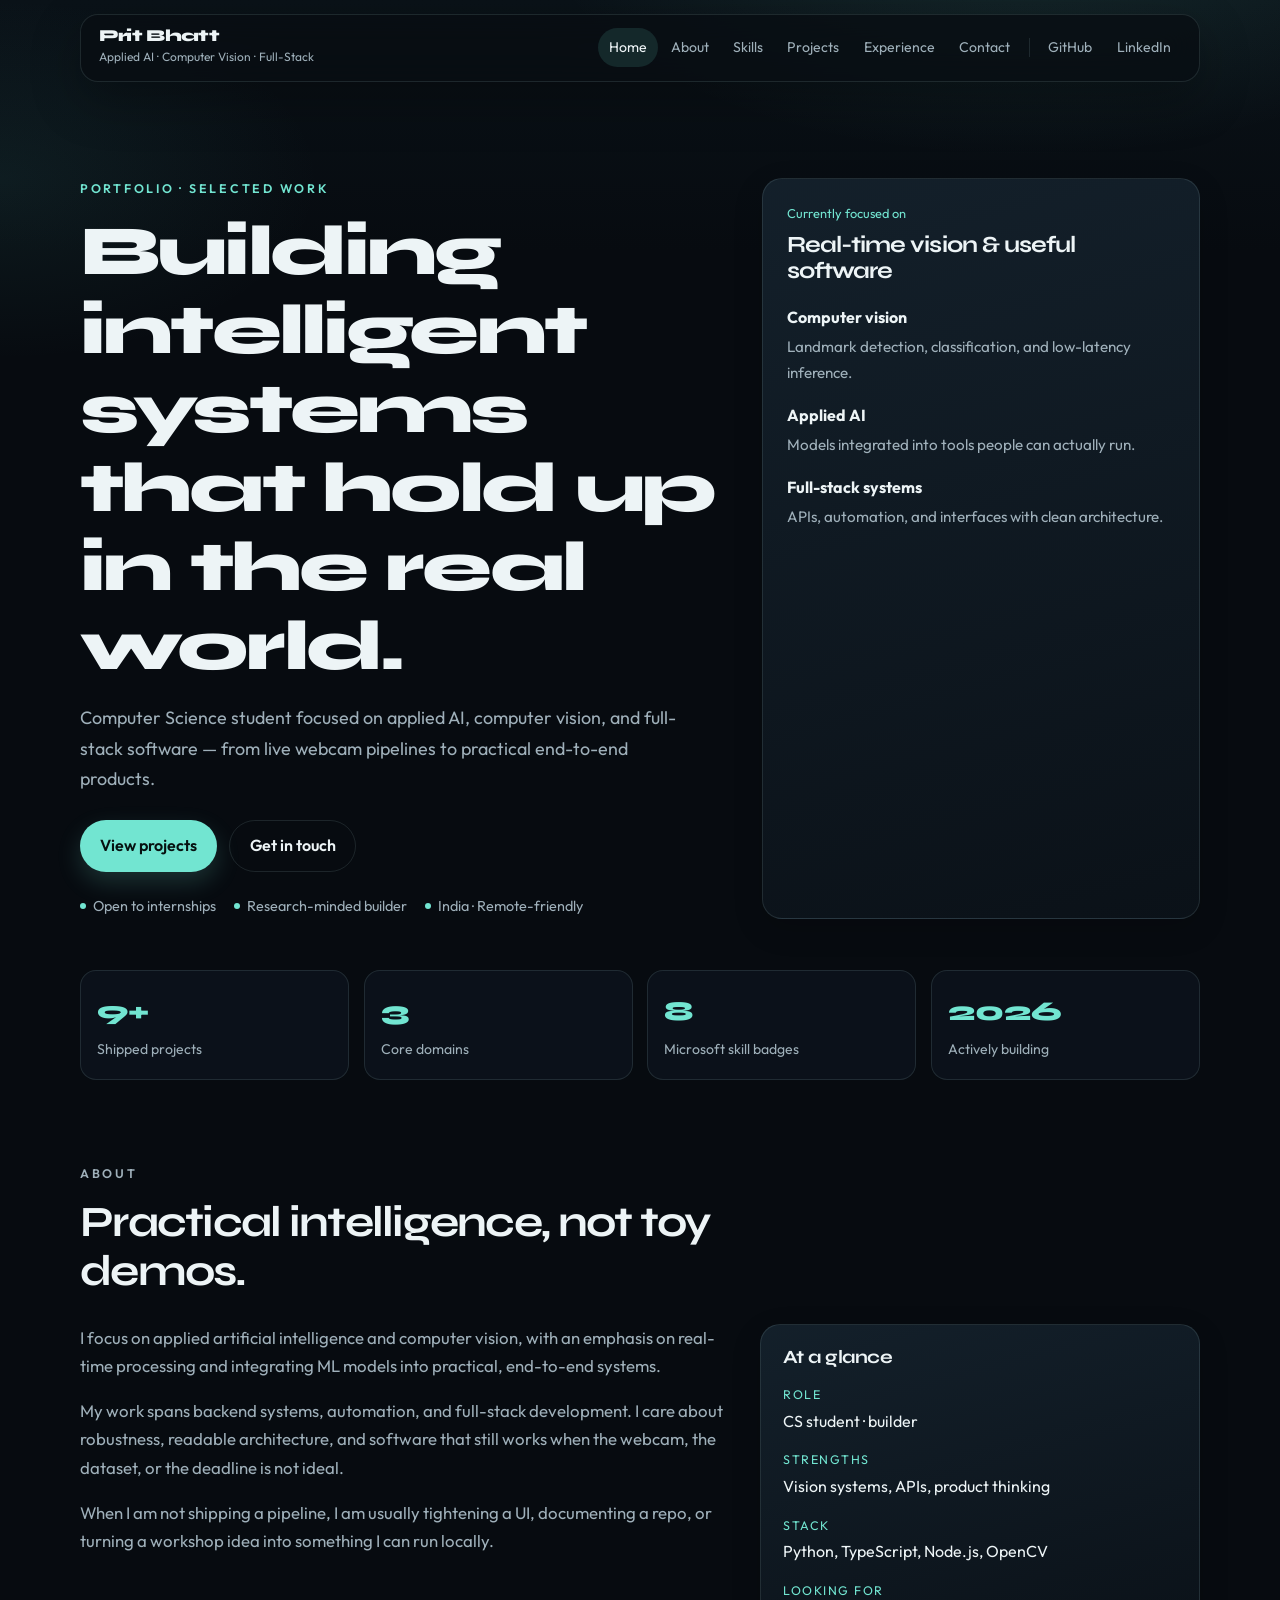
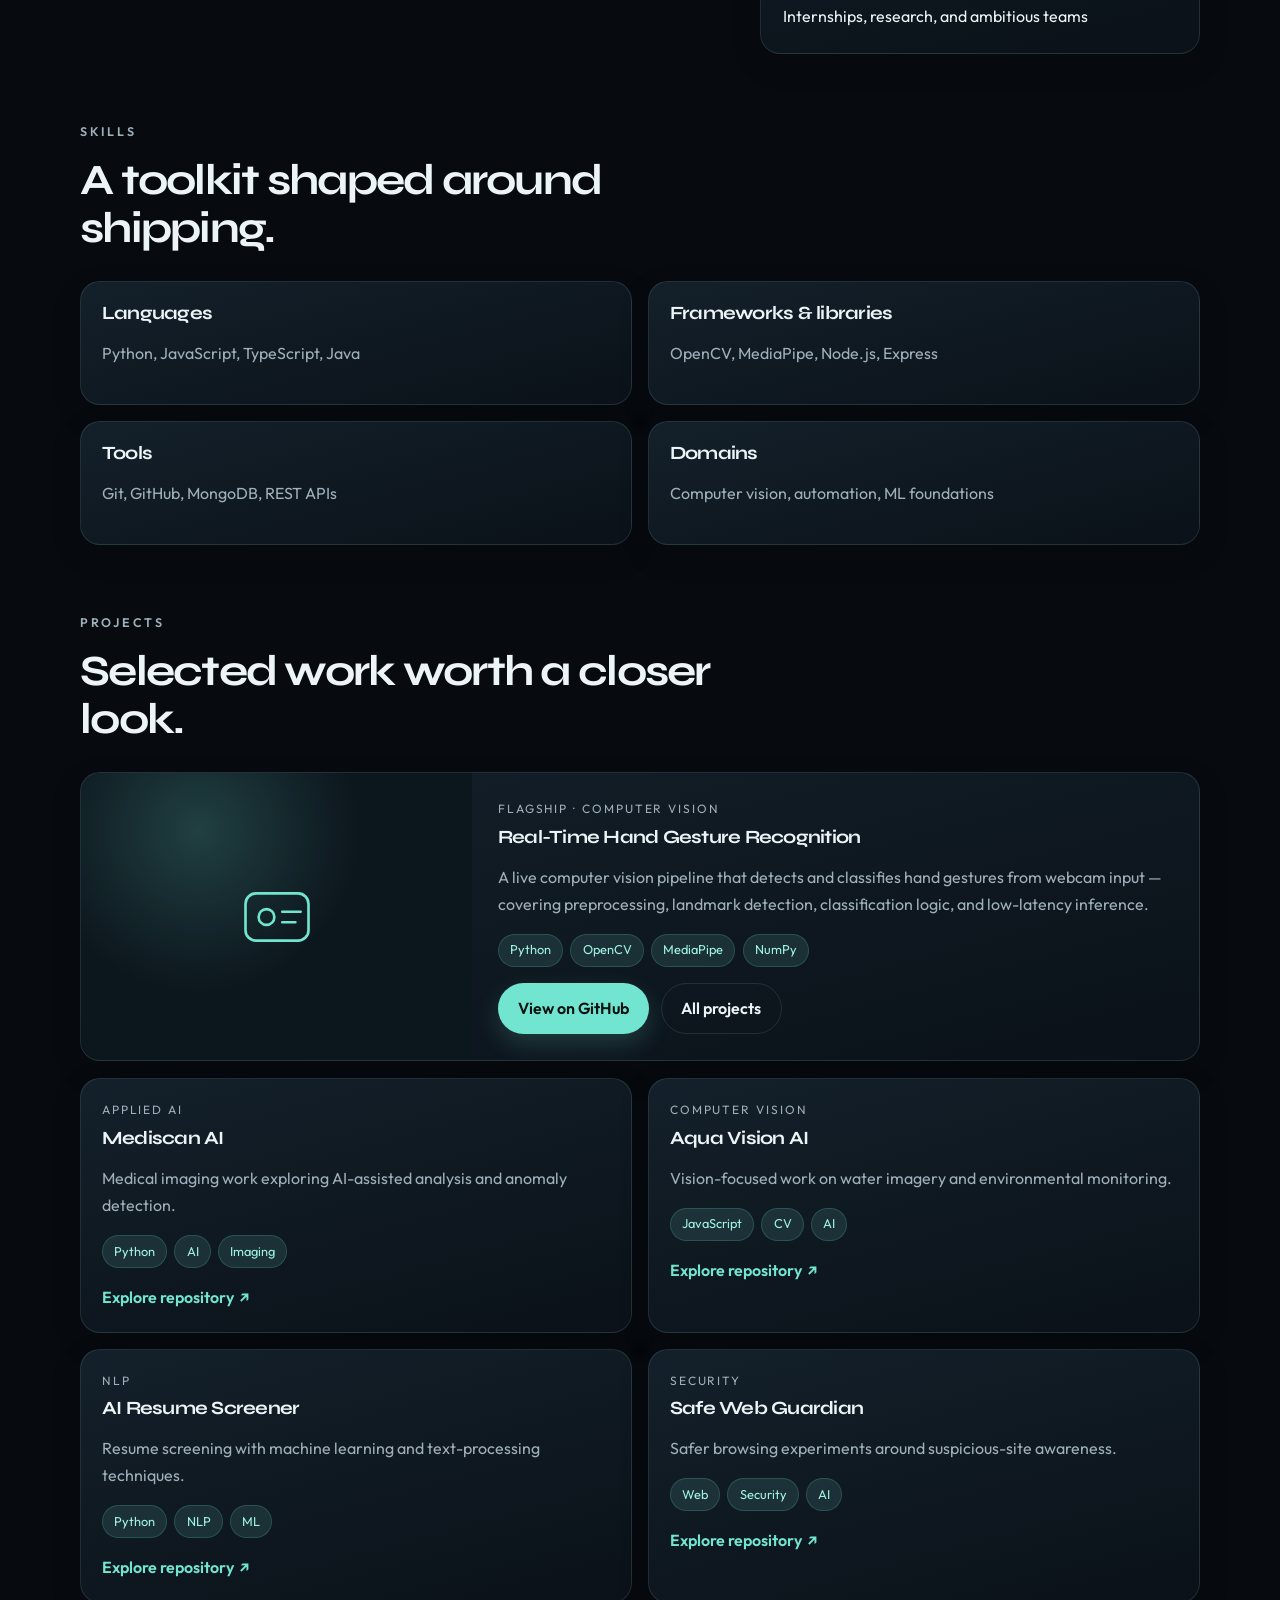
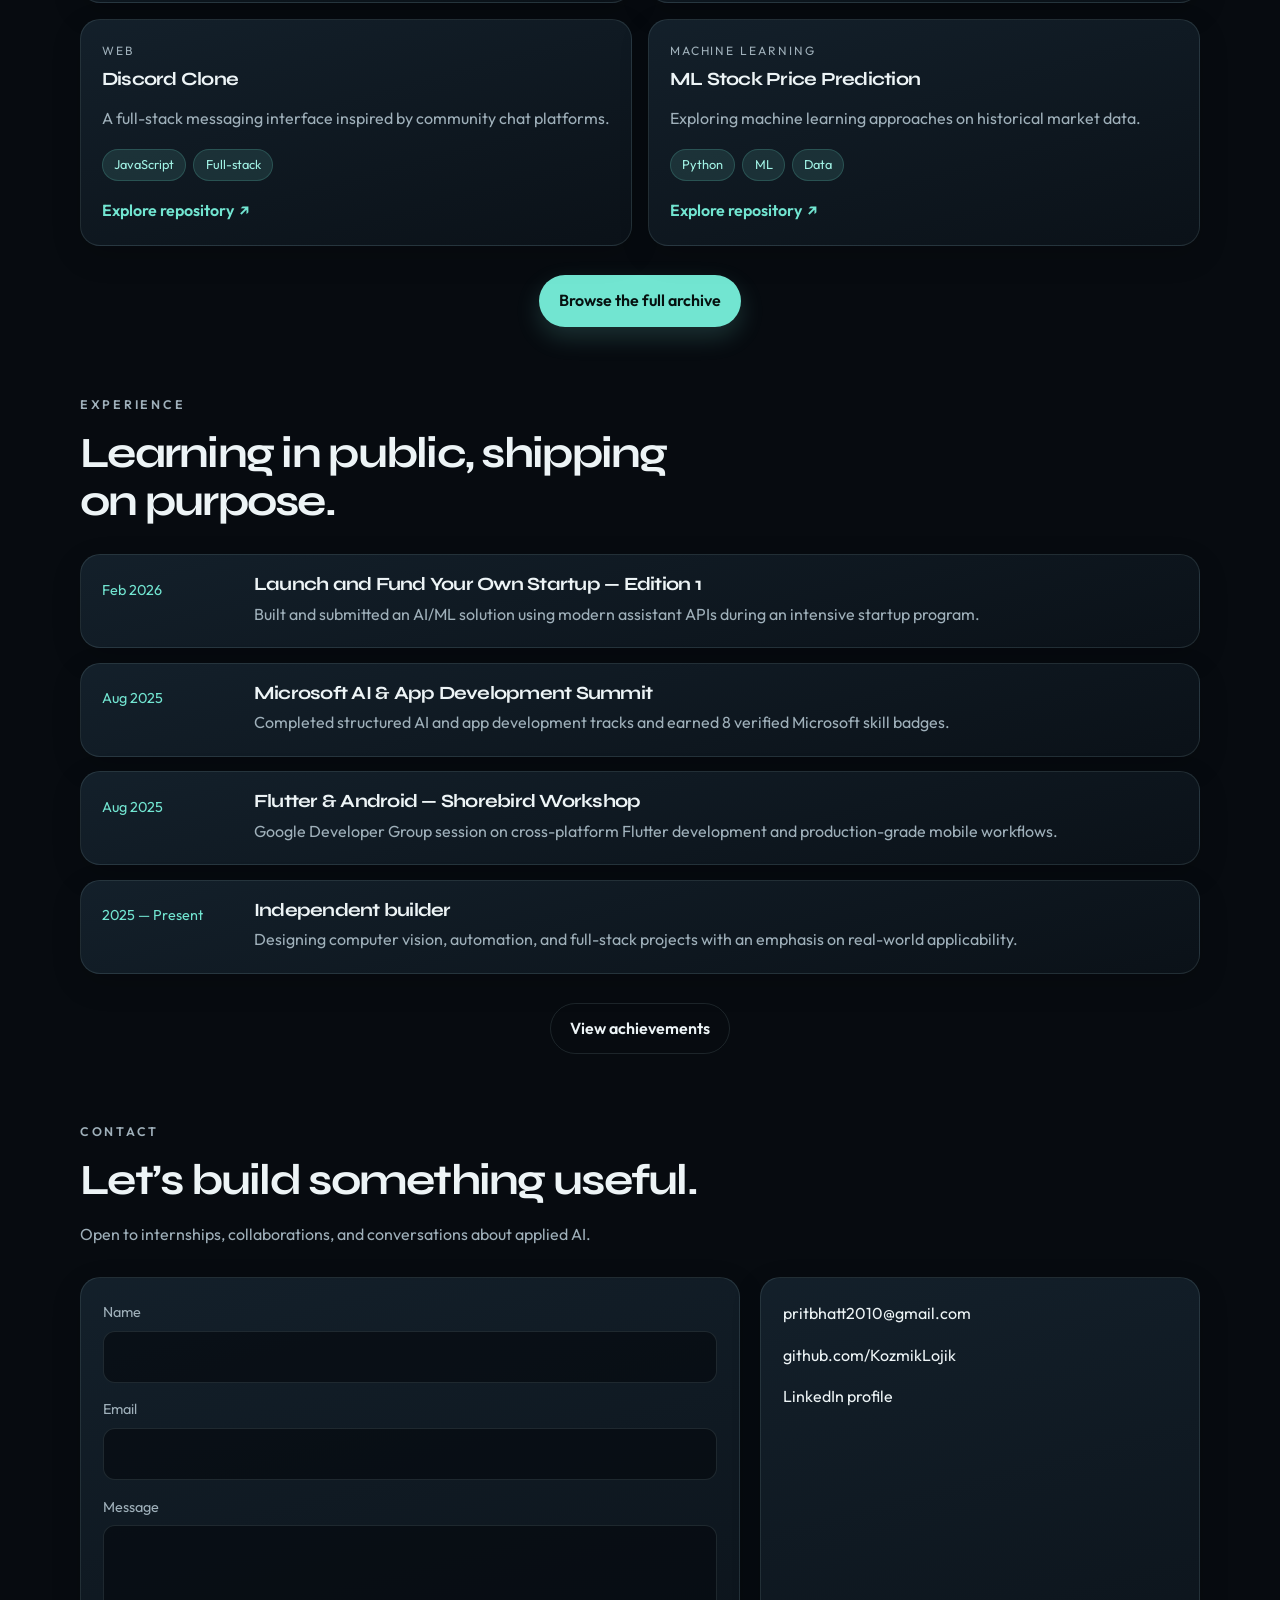
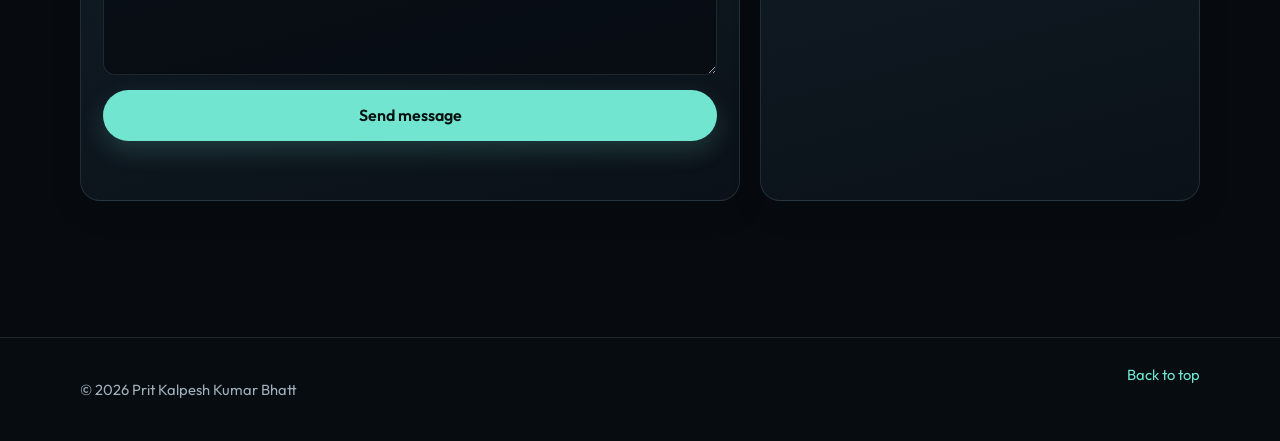
<file: index.html>
<!DOCTYPE html>
<html lang="en" id="top" data-theme="dark" class="no-js">
<head>
  <meta charset="UTF-8" />
  <meta name="viewport" content="width=device-width, initial-scale=1.0" />
  <meta name="theme-color" content="#070b10" />
  <meta name="description" content="Prit Kalpesh Kumar Bhatt — Computer Science student focused on AI, computer vision, and full-stack software development." />
  <meta name="author" content="Prit Kalpesh Kumar Bhatt" />
  <title>Prit Bhatt | Applied AI, Computer Vision &amp; Full-Stack</title>
  <link rel="preconnect" href="https://fonts.googleapis.com" />
  <link rel="preconnect" href="https://fonts.gstatic.com" crossorigin />
  <link href="https://fonts.googleapis.com/css2?family=Outfit:wght@300;400;500;600;700;800&amp;family=Syne:wght@600;700;800&amp;display=swap" rel="stylesheet" />
  <link rel="stylesheet" href="https://cdn.jsdelivr.net/npm/aos@2.3.4/dist/aos.css" />
  <link rel="stylesheet" href="style.css" />
</head>
<body>
  <a class="skip-link" href="#home">Skip to content</a>
  <div class="page-bg" aria-hidden="true"></div>

  <header class="site-header" data-header>
    <div class="header-inner">
      <div class="brand">
        <a href="#home" class="brand-name" aria-current="page">Prit Bhatt</a>
        <span class="brand-subtitle">Applied AI · Computer Vision · Full-Stack</span>
      </div>

      <button class="nav-toggle" type="button" data-nav-toggle aria-controls="primary-nav" aria-expanded="false" aria-label="Open menu">
        <span></span>
        <span></span>
        <span></span>
      </button>

      <nav class="main-nav" id="primary-nav" data-nav aria-label="Primary navigation">
        <a href="#home">Home</a>
        <a href="#about">About</a>
        <a href="#skills">Skills</a>
        <a href="#projects">Projects</a>
        <a href="#experience">Experience</a>
        <a href="#contact">Contact</a>
        <span class="nav-divider" aria-hidden="true"></span>
        <a href="https://github.com/KozmikLojik" target="_blank" rel="noopener noreferrer">GitHub</a>
        <a href="https://www.linkedin.com/in/prit-bhatt-25a892348" target="_blank" rel="noopener noreferrer">LinkedIn</a>
      </nav>
    </div>
  </header>

  <main>
    <section class="hero" id="home">
      <div class="hero-copy" data-aos="fade-up">
        <p class="eyebrow">Portfolio · Selected work</p>
        <h1>
          Building intelligent systems that hold up in the real world.
        </h1>
        <p class="hero-lead">
          Computer Science student focused on applied AI, computer vision, and full-stack software —
          from live webcam pipelines to practical end-to-end products.
        </p>
        <div class="hero-actions">
          <a class="btn btn-primary" href="#projects">View projects</a>
          <a class="btn btn-ghost" href="#contact">Get in touch</a>
        </div>
        <ul class="hero-meta">
          <li>Open to internships</li>
          <li>Research-minded builder</li>
          <li>India · Remote-friendly</li>
        </ul>
      </div>

      <aside class="hero-panel" data-aos="fade-left" data-aos-delay="120" aria-label="Focus areas">
        <p class="panel-kicker">Currently focused on</p>
        <h2>Real-time vision &amp; useful software</h2>
        <ul class="focus-list">
          <li>
            <strong>Computer vision</strong>
            <span>Landmark detection, classification, and low-latency inference.</span>
          </li>
          <li>
            <strong>Applied AI</strong>
            <span>Models integrated into tools people can actually run.</span>
          </li>
          <li>
            <strong>Full-stack systems</strong>
            <span>APIs, automation, and interfaces with clean architecture.</span>
          </li>
        </ul>
      </aside>
    </section>

    <section class="stats" aria-label="Highlights">
      <article>
        <p class="stat-value">9+</p>
        <p class="stat-label">Shipped projects</p>
      </article>
      <article>
        <p class="stat-value">3</p>
        <p class="stat-label">Core domains</p>
      </article>
      <article>
        <p class="stat-value">8</p>
        <p class="stat-label">Microsoft skill badges</p>
      </article>
      <article>
        <p class="stat-value">2026</p>
        <p class="stat-label">Actively building</p>
      </article>
    </section>

    <section class="section" id="about">
      <div class="section-heading" data-aos="fade-up">
        <p class="eyebrow">About</p>
        <h2>Practical intelligence, not toy demos.</h2>
      </div>
      <div class="about-grid">
        <div class="about-copy" data-aos="fade-up">
          <p>
            I focus on applied artificial intelligence and computer vision, with an emphasis on
            real-time processing and integrating ML models into practical, end-to-end systems.
          </p>
          <p>
            My work spans backend systems, automation, and full-stack development. I care about
            robustness, readable architecture, and software that still works when the webcam,
            the dataset, or the deadline is not ideal.
          </p>
          <p>
            When I am not shipping a pipeline, I am usually tightening a UI, documenting a repo,
            or turning a workshop idea into something I can run locally.
          </p>
        </div>
        <div class="about-card" data-aos="fade-up" data-aos-delay="80">
          <h3>At a glance</h3>
          <dl>
            <div>
              <dt>Role</dt>
              <dd>CS student · builder</dd>
            </div>
            <div>
              <dt>Strengths</dt>
              <dd>Vision systems, APIs, product thinking</dd>
            </div>
            <div>
              <dt>Stack</dt>
              <dd>Python, TypeScript, Node.js, OpenCV</dd>
            </div>
            <div>
              <dt>Looking for</dt>
              <dd>Internships, research, and ambitious teams</dd>
            </div>
          </dl>
        </div>
      </div>
    </section>

    <section class="section" id="skills">
      <div class="section-heading" data-aos="fade-up">
        <p class="eyebrow">Skills</p>
        <h2>A toolkit shaped around shipping.</h2>
      </div>
      <div class="skills-grid">
        <article class="skill-card" data-aos="fade-up">
          <h3>Languages</h3>
          <p>Python, JavaScript, TypeScript, Java</p>
        </article>
        <article class="skill-card" data-aos="fade-up" data-aos-delay="60">
          <h3>Frameworks &amp; libraries</h3>
          <p>OpenCV, MediaPipe, Node.js, Express</p>
        </article>
        <article class="skill-card" data-aos="fade-up" data-aos-delay="120">
          <h3>Tools</h3>
          <p>Git, GitHub, MongoDB, REST APIs</p>
        </article>
        <article class="skill-card" data-aos="fade-up" data-aos-delay="180">
          <h3>Domains</h3>
          <p>Computer vision, automation, ML foundations</p>
        </article>
      </div>
    </section>

    <section class="section" id="projects">
      <div class="section-heading" data-aos="fade-up">
        <p class="eyebrow">Projects</p>
        <h2>Selected work worth a closer look.</h2>
      </div>

      <article class="featured-project" data-aos="fade-up">
        <div class="featured-media" aria-hidden="true">
          <svg viewBox="0 0 64 64" fill="none">
            <rect x="8" y="14" width="48" height="36" rx="8" stroke="currentColor" stroke-width="2"/>
            <circle cx="24" cy="32" r="6" stroke="currentColor" stroke-width="2"/>
            <path d="M36 28h14M36 36h10" stroke="currentColor" stroke-width="2" stroke-linecap="round"/>
          </svg>
        </div>
        <div class="featured-body">
          <p class="card-kicker">Flagship · Computer Vision</p>
          <h3>Real-Time Hand Gesture Recognition</h3>
          <p>
            A live computer vision pipeline that detects and classifies hand gestures from webcam
            input — covering preprocessing, landmark detection, classification logic, and
            low-latency inference.
          </p>
          <div class="tech">
            <span>Python</span>
            <span>OpenCV</span>
            <span>MediaPipe</span>
            <span>NumPy</span>
          </div>
          <div class="card-actions">
            <a class="btn btn-primary" href="https://github.com/KozmikLojik/hand_gesture_recognition" target="_blank" rel="noopener noreferrer">View on GitHub</a>
            <a class="btn btn-ghost" href="projects.html">All projects</a>
          </div>
        </div>
      </article>

      <div class="projects-grid">
        <article class="project-card" data-aos="fade-up">
          <p class="card-kicker">Applied AI</p>
          <h3>Mediscan AI</h3>
          <p>Medical imaging work exploring AI-assisted analysis and anomaly detection.</p>
          <div class="tech"><span>Python</span><span>AI</span><span>Imaging</span></div>
          <a class="project-link" href="https://github.com/KozmikLojik/mediscan-ai" target="_blank" rel="noopener noreferrer">Explore repository <span aria-hidden="true">↗</span></a>
        </article>
        <article class="project-card" data-aos="fade-up" data-aos-delay="60">
          <p class="card-kicker">Computer Vision</p>
          <h3>Aqua Vision AI</h3>
          <p>Vision-focused work on water imagery and environmental monitoring.</p>
          <div class="tech"><span>JavaScript</span><span>CV</span><span>AI</span></div>
          <a class="project-link" href="https://github.com/KozmikLojik/aqua-vision-ai" target="_blank" rel="noopener noreferrer">Explore repository <span aria-hidden="true">↗</span></a>
        </article>
        <article class="project-card" data-aos="fade-up" data-aos-delay="120">
          <p class="card-kicker">NLP</p>
          <h3>AI Resume Screener</h3>
          <p>Resume screening with machine learning and text-processing techniques.</p>
          <div class="tech"><span>Python</span><span>NLP</span><span>ML</span></div>
          <a class="project-link" href="https://github.com/KozmikLojik/ai-resume-screener" target="_blank" rel="noopener noreferrer">Explore repository <span aria-hidden="true">↗</span></a>
        </article>
        <article class="project-card" data-aos="fade-up">
          <p class="card-kicker">Security</p>
          <h3>Safe Web Guardian</h3>
          <p>Safer browsing experiments around suspicious-site awareness.</p>
          <div class="tech"><span>Web</span><span>Security</span><span>AI</span></div>
          <a class="project-link" href="https://github.com/KozmikLojik/safe-web-guardian" target="_blank" rel="noopener noreferrer">Explore repository <span aria-hidden="true">↗</span></a>
        </article>
        <article class="project-card" data-aos="fade-up" data-aos-delay="60">
          <p class="card-kicker">Web</p>
          <h3>Discord Clone</h3>
          <p>A full-stack messaging interface inspired by community chat platforms.</p>
          <div class="tech"><span>JavaScript</span><span>Full-stack</span></div>
          <a class="project-link" href="https://github.com/KozmikLojik/discord-clone" target="_blank" rel="noopener noreferrer">Explore repository <span aria-hidden="true">↗</span></a>
        </article>
        <article class="project-card" data-aos="fade-up" data-aos-delay="120">
          <p class="card-kicker">Machine Learning</p>
          <h3>ML Stock Price Prediction</h3>
          <p>Exploring machine learning approaches on historical market data.</p>
          <div class="tech"><span>Python</span><span>ML</span><span>Data</span></div>
          <a class="project-link" href="https://github.com/KozmikLojik/ml-stock-price-prediction" target="_blank" rel="noopener noreferrer">Explore repository <span aria-hidden="true">↗</span></a>
        </article>
      </div>

      <div class="section-cta">
        <a class="btn btn-primary" href="projects.html">Browse the full archive</a>
      </div>
    </section>

    <section class="section" id="experience">
      <div class="section-heading" data-aos="fade-up">
        <p class="eyebrow">Experience</p>
        <h2>Learning in public, shipping on purpose.</h2>
      </div>
      <ol class="experience-list">
        <li class="experience-item" data-aos="fade-up">
          <time datetime="2026-02">Feb 2026</time>
          <div>
            <h3>Launch and Fund Your Own Startup — Edition 1</h3>
            <p>Built and submitted an AI/ML solution using modern assistant APIs during an intensive startup program.</p>
          </div>
        </li>
        <li class="experience-item" data-aos="fade-up">
          <time datetime="2025-08">Aug 2025</time>
          <div>
            <h3>Microsoft AI &amp; App Development Summit</h3>
            <p>Completed structured AI and app development tracks and earned 8 verified Microsoft skill badges.</p>
          </div>
        </li>
        <li class="experience-item" data-aos="fade-up">
          <time datetime="2025-08">Aug 2025</time>
          <div>
            <h3>Flutter &amp; Android — Shorebird Workshop</h3>
            <p>Google Developer Group session on cross-platform Flutter development and production-grade mobile workflows.</p>
          </div>
        </li>
        <li class="experience-item" data-aos="fade-up">
          <time datetime="2025">2025 — Present</time>
          <div>
            <h3>Independent builder</h3>
            <p>Designing computer vision, automation, and full-stack projects with an emphasis on real-world applicability.</p>
          </div>
        </li>
      </ol>
      <div class="section-cta">
        <a class="btn btn-ghost" href="achievements.html">View achievements</a>
      </div>
    </section>

    <section class="section contact-section" id="contact">
      <div class="section-heading" data-aos="fade-up">
        <p class="eyebrow">Contact</p>
        <h2>Let’s build something useful.</h2>
        <p>Open to internships, collaborations, and conversations about applied AI.</p>
      </div>
      <div class="contact-grid">
        <form class="contact-form" data-contact-form data-aos="fade-up" novalidate>
          <label>
            Name
            <input type="text" name="name" autocomplete="name" required />
          </label>
          <label>
            Email
            <input type="email" name="email" autocomplete="email" required />
          </label>
          <label>
            Message
            <textarea name="message" rows="5" required></textarea>
          </label>
          <button class="btn btn-primary" type="submit">Send message</button>
          <p class="form-status" data-form-status role="status" aria-live="polite"></p>
        </form>
        <aside class="contact-aside" data-aos="fade-up" data-aos-delay="80">
          <a href="mailto:pritbhatt2010@gmail.com">pritbhatt2010@gmail.com</a>
          <a href="https://github.com/KozmikLojik" target="_blank" rel="noopener noreferrer">github.com/KozmikLojik</a>
          <a href="https://www.linkedin.com/in/prit-bhatt-25a892348" target="_blank" rel="noopener noreferrer">LinkedIn profile</a>
        </aside>
      </div>
    </section>
  </main>

  <footer class="site-footer">
    <div class="footer-inner">
      <p>© <span data-current-year>2026</span> Prit Kalpesh Kumar Bhatt</p>
      <a href="#top">Back to top</a>
    </div>
  </footer>

  <script src="https://cdn.jsdelivr.net/npm/aos@2.3.4/dist/aos.js"></script>
  <script src="script.js" defer></script>
</body>
</html>
</file>
<file: style.css>
:root {
  color-scheme: dark;
  --bg: #070b10;
  --bg-elevated: #0d151c;
  --panel: rgba(16, 25, 35, 0.78);
  --panel-solid: #101923;
  --accent: #72e5d1;
  --accent-strong: #a1f2e5;
  --accent-dim: rgba(114, 229, 209, 0.12);
  --text: #edf4f6;
  --muted: #9fb0ba;
  --line: rgba(190, 225, 230, 0.12);
  --shadow: 0 18px 50px rgba(0, 0, 0, 0.28);
  --radius: 20px;
  --content: 1120px;
  --ease: 200ms ease;
  --header-h: 5.25rem;
}

*, *::before, *::after { box-sizing: border-box; }

html {
  scroll-behavior: smooth;
  scroll-padding-top: 6rem;
}

body {
  margin: 0;
  min-height: 100vh;
  background: var(--bg);
  color: var(--text);
  font-family: "Outfit", Inter, ui-sans-serif, system-ui, sans-serif;
  line-height: 1.7;
  -webkit-font-smoothing: antialiased;
}

body.nav-open { overflow: hidden; }

h1, h2, h3, .brand-name {
  font-family: "Syne", "Outfit", sans-serif;
  letter-spacing: -0.04em;
  line-height: 1.12;
}

img, svg { max-width: 100%; display: block; }
a { color: var(--accent); text-decoration: none; }
a:hover { color: var(--accent-strong); }
button, input, textarea { font: inherit; }
::selection { color: #061110; background: var(--accent); }
:focus-visible { outline: 2px solid var(--accent); outline-offset: 3px; }

.skip-link {
  position: absolute;
  left: 1rem;
  top: -4rem;
  z-index: 100;
  padding: 0.7rem 1rem;
  border-radius: 10px;
  background: var(--accent);
  color: #061110;
  font-weight: 700;
}

.skip-link:focus { top: 1rem; }

.page-bg {
  pointer-events: none;
  position: fixed;
  inset: 0;
  z-index: -1;
  background:
    radial-gradient(ellipse 70% 50% at 80% -10%, rgba(114, 229, 209, 0.12), transparent 55%),
    radial-gradient(ellipse 50% 40% at 0% 20%, rgba(69, 162, 158, 0.1), transparent 50%),
    linear-gradient(180deg, #0a1218 0%, var(--bg) 28%);
}

.site-header {
  position: sticky;
  top: 0.85rem;
  z-index: 50;
  width: min(calc(100% - 1.5rem), var(--content));
  margin: 0.85rem auto 0;
}

.header-inner {
  display: flex;
  align-items: center;
  justify-content: space-between;
  gap: 1rem;
  padding: 0.8rem 1.1rem;
  border: 1px solid var(--line);
  border-radius: 18px;
  background: rgba(8, 13, 19, 0.78);
  backdrop-filter: blur(18px);
  box-shadow: var(--shadow);
  transition: border-color var(--ease), background var(--ease);
}

.site-header.is-scrolled .header-inner {
  background: rgba(8, 13, 19, 0.92);
  border-color: rgba(114, 229, 209, 0.22);
}

.brand { display: grid; gap: 0.08rem; min-width: 0; }
.brand-name { color: var(--text); font-size: 1.05rem; font-weight: 800; }
.brand-name:hover { color: var(--accent); }
.brand-subtitle { color: var(--muted); font-size: 0.75rem; }

.main-nav {
  display: flex;
  align-items: center;
  flex-wrap: wrap;
  justify-content: flex-end;
  gap: 0.15rem;
}

.main-nav a {
  padding: 0.48rem 0.68rem;
  border-radius: 999px;
  color: var(--muted);
  font-size: 0.88rem;
  transition: color var(--ease), background var(--ease);
}

.main-nav a:hover,
.main-nav a[aria-current="page"],
.main-nav a.is-active {
  color: var(--text);
  background: var(--accent-dim);
}

.nav-divider {
  width: 1px;
  height: 1.2rem;
  margin: 0 0.35rem;
  background: var(--line);
}

.nav-toggle {
  display: none;
  width: 44px;
  height: 44px;
  padding: 0;
  border: 1px solid var(--line);
  border-radius: 12px;
  background: transparent;
  cursor: pointer;
}

.nav-toggle span {
  display: block;
  width: 16px;
  height: 1.5px;
  margin: 4px auto;
  background: var(--text);
  transition: transform var(--ease), opacity var(--ease);
}

.nav-toggle[aria-expanded="true"] span:nth-child(1) { transform: translateY(5.5px) rotate(45deg); }
.nav-toggle[aria-expanded="true"] span:nth-child(2) { opacity: 0; }
.nav-toggle[aria-expanded="true"] span:nth-child(3) { transform: translateY(-5.5px) rotate(-45deg); }

main {
  width: min(100% - 2rem, var(--content));
  margin: 0 auto;
  padding: 2.5rem 0 4rem;
}

section { scroll-margin-top: 6rem; }

.eyebrow {
  margin: 0 0 0.85rem;
  color: var(--accent);
  font-size: 0.78rem;
  font-weight: 600;
  letter-spacing: 0.22em;
  text-transform: uppercase;
}

.hero {
  display: grid;
  grid-template-columns: 1.2fr 0.8fr;
  gap: 1.5rem;
  align-items: stretch;
  padding: 3.5rem 0 1rem;
}

.hero h1 {
  margin: 0 0 1.1rem;
  font-size: clamp(2.4rem, 6vw, 4.4rem);
  font-weight: 800;
}

.hero-lead,
.section-heading p,
.about-copy p,
.skill-card p,
.project-card p,
.featured-body p,
.experience-item p {
  color: var(--muted);
}

.hero-lead {
  max-width: 38rem;
  margin: 0 0 1.6rem;
  font-size: 1.12rem;
}

.hero-actions,
.card-actions {
  display: flex;
  flex-wrap: wrap;
  gap: 0.75rem;
}

.hero-meta {
  display: flex;
  flex-wrap: wrap;
  gap: 0.55rem 1.1rem;
  margin: 1.4rem 0 0;
  padding: 0;
  list-style: none;
  color: var(--muted);
  font-size: 0.9rem;
}

.hero-meta li { display: flex; align-items: center; gap: 0.45rem; }
.hero-meta li::before {
  content: "";
  width: 6px;
  height: 6px;
  border-radius: 50%;
  background: var(--accent);
}

.hero-panel,
.about-card,
.skill-card,
.project-card,
.featured-project,
.experience-item,
.contact-form,
.contact-aside {
  border: 1px solid var(--line);
  border-radius: var(--radius);
  background: linear-gradient(165deg, rgba(20, 33, 44, 0.96), rgba(11, 18, 25, 0.96));
  box-shadow: 0 10px 30px rgba(0, 0, 0, 0.16);
}

.hero-panel { padding: 1.5rem; }
.panel-kicker { margin: 0 0 0.5rem; color: var(--accent); font-size: 0.8rem; }
.hero-panel h2 { margin: 0 0 1.2rem; font-size: 1.45rem; }
.focus-list { display: grid; gap: 1rem; margin: 0; padding: 0; list-style: none; }
.focus-list li { display: grid; gap: 0.2rem; }
.focus-list strong { color: var(--text); }
.focus-list span { color: var(--muted); font-size: 0.95rem; }

.btn {
  display: inline-flex;
  align-items: center;
  justify-content: center;
  min-height: 46px;
  padding: 0.7rem 1.2rem;
  border-radius: 999px;
  border: 1px solid transparent;
  font-weight: 600;
  transition: transform var(--ease), background var(--ease), border-color var(--ease), box-shadow var(--ease);
}

.btn:hover { transform: translateY(-2px); }
.btn-primary {
  background: var(--accent);
  color: #061110;
  box-shadow: 0 10px 24px rgba(114, 229, 209, 0.18);
}
.btn-primary:hover { background: var(--accent-strong); color: #061110; }
.btn-ghost {
  border-color: var(--line);
  background: transparent;
  color: var(--text);
}
.btn-ghost:hover { border-color: var(--accent); color: var(--accent); }

.stats {
  display: grid;
  grid-template-columns: repeat(4, 1fr);
  gap: 0.9rem;
  margin: 2.2rem 0 1rem;
}

.stats article {
  padding: 1.1rem 1rem;
  border: 1px solid var(--line);
  border-radius: 16px;
  background: rgba(16, 25, 35, 0.55);
}

.stat-value {
  margin: 0;
  color: var(--accent);
  font-family: "Syne", sans-serif;
  font-size: 1.7rem;
  font-weight: 800;
}

.stat-label { margin: 0.2rem 0 0; color: var(--muted); font-size: 0.88rem; }

.section { padding: 4.2rem 0 0; }
.section-heading { max-width: 40rem; margin-bottom: 1.8rem; }
.section-heading h2 { margin: 0; font-size: clamp(1.8rem, 4vw, 2.7rem); }
.section-cta { display: flex; justify-content: center; margin-top: 1.8rem; }

.about-grid,
.contact-grid {
  display: grid;
  grid-template-columns: 1.2fr 0.8fr;
  gap: 1.2rem;
}

.about-copy p { margin: 0 0 1rem; font-size: 1.05rem; }
.about-card, .contact-aside, .contact-form { padding: 1.4rem; }
.about-card h3 { margin: 0 0 1rem; }
.about-card dl { display: grid; gap: 0.9rem; margin: 0; }
.about-card dt { color: var(--accent); font-size: 0.78rem; letter-spacing: 0.12em; text-transform: uppercase; }
.about-card dd { margin: 0.15rem 0 0; }

.skills-grid,
.projects-grid {
  display: grid;
  grid-template-columns: repeat(2, 1fr);
  gap: 1rem;
}

.skill-card, .project-card { padding: 1.3rem; transition: transform var(--ease), border-color var(--ease), box-shadow var(--ease); }
.skill-card:hover,
.project-card:hover,
.featured-project:hover {
  transform: translateY(-4px);
  border-color: rgba(114, 229, 209, 0.35);
  box-shadow: 0 20px 40px rgba(0, 0, 0, 0.24);
}

.skill-card h3, .project-card h3, .featured-body h3, .experience-item h3 { margin: 0 0 0.55rem; }
.card-kicker {
  margin: 0 0 0.45rem;
  color: var(--accent);
  font-size: 0.75rem;
  letter-spacing: 0.16em;
  text-transform: uppercase;
}

.featured-project {
  display: grid;
  grid-template-columns: 0.7fr 1.3fr;
  gap: 0;
  overflow: hidden;
  margin-bottom: 1.1rem;
}

.featured-media {
  display: grid;
  place-items: center;
  min-height: 220px;
  color: var(--accent);
  background:
    radial-gradient(circle at 30% 20%, rgba(114, 229, 209, 0.2), transparent 45%),
    #0c161d;
}

.featured-media svg { width: 84px; height: 84px; }
.featured-body { padding: 1.6rem; }

.tech { display: flex; flex-wrap: wrap; gap: 0.45rem; margin: 1rem 0; }
.tech span, .badge {
  padding: 0.28rem 0.7rem;
  border: 1px solid rgba(114, 229, 209, 0.18);
  border-radius: 999px;
  background: var(--accent-dim);
  color: var(--accent-strong);
  font-size: 0.8rem;
}

.project-link {
  display: inline-flex;
  gap: 0.35rem;
  align-items: center;
  font-weight: 600;
}

.experience-list { list-style: none; margin: 0; padding: 0; display: grid; gap: 0.9rem; }
.experience-item {
  display: grid;
  grid-template-columns: 8.5rem 1fr;
  gap: 1rem;
  padding: 1.2rem 1.3rem;
}
.experience-item time { color: var(--accent); font-size: 0.9rem; padding-top: 0.2rem; }
.experience-item h3, .experience-item p { margin: 0; }
.experience-item p { margin-top: 0.35rem; }

.contact-form { display: grid; gap: 0.9rem; }
.contact-form label { display: grid; gap: 0.4rem; color: var(--muted); font-size: 0.9rem; }
.contact-form input,
.contact-form textarea {
  width: 100%;
  padding: 0.8rem 0.9rem;
  border: 1px solid var(--line);
  border-radius: 12px;
  background: rgba(7, 11, 16, 0.7);
  color: var(--text);
  resize: vertical;
}

.contact-form input:focus,
.contact-form textarea:focus {
  border-color: var(--accent);
  outline: none;
}

.form-status { min-height: 1.4rem; margin: 0; color: var(--accent); font-size: 0.9rem; }
.contact-aside { display: grid; align-content: start; gap: 0.9rem; }
.contact-aside a { color: var(--text); }
.contact-aside a:hover { color: var(--accent); }

.site-footer {
  margin-top: 4.5rem;
  border-top: 1px solid var(--line);
  background: rgba(8, 13, 19, 0.7);
}

.footer-inner,
.site-footer > div {
  width: min(calc(100% - 2rem), var(--content));
  margin: 0 auto;
  padding: 1.5rem 0;
  display: flex;
  justify-content: space-between;
  gap: 1rem;
  color: var(--muted);
  font-size: 0.92rem;
}

.timeline { max-width: 960px; margin: 0 auto; }
.timeline-start, .timeline-end {
  background: linear-gradient(150deg, rgba(20, 33, 44, 0.98), rgba(12, 20, 28, 0.98));
  border-color: var(--line);
}
.timeline h3 { color: var(--text); }

.main-nav.hidden { display: none; }

@media (min-width: 1024px) {
  .main-nav.hidden { display: flex; }
}

@media (max-width: 900px) {
  .hero, .about-grid, .contact-grid, .featured-project, .experience-item, .stats {
    grid-template-columns: 1fr;
  }
  .skills-grid, .projects-grid { grid-template-columns: 1fr; }
}

@media (max-width: 760px) {
  .nav-toggle { display: inline-block; }
  .nav-divider { display: none; }
  .site-header:has(.nav-toggle) { position: relative; }
  .site-header:has(.nav-toggle) .header-inner { position: relative; }
  .site-header:has(.nav-toggle) .main-nav {
    display: none;
    position: absolute;
    top: calc(100% + 0.55rem);
    left: 0;
    right: 0;
    padding: 0.7rem;
    border: 1px solid var(--line);
    border-radius: 16px;
    background: rgba(8, 13, 19, 0.96);
    flex-direction: column;
    align-items: stretch;
  }
  .site-header:has(.nav-toggle) .main-nav.is-open { display: flex; }
  .main-nav a { padding: 0.75rem 0.85rem; }
  .hero { padding-top: 1.4rem; }
  .footer-inner, .site-footer > div { flex-direction: column; text-align: center; }
  .timeline-middle { left: 1rem; }
  .timeline-start, .timeline-end { width: 100%; margin: 0 !important; padding-left: 4rem; text-align: left; }
}

@media (prefers-reduced-motion: reduce) {
  html { scroll-behavior: auto; }
  *, *::before, *::after {
    animation-duration: 0.01ms !important;
    transition-duration: 0.01ms !important;
  }
}
</file>
